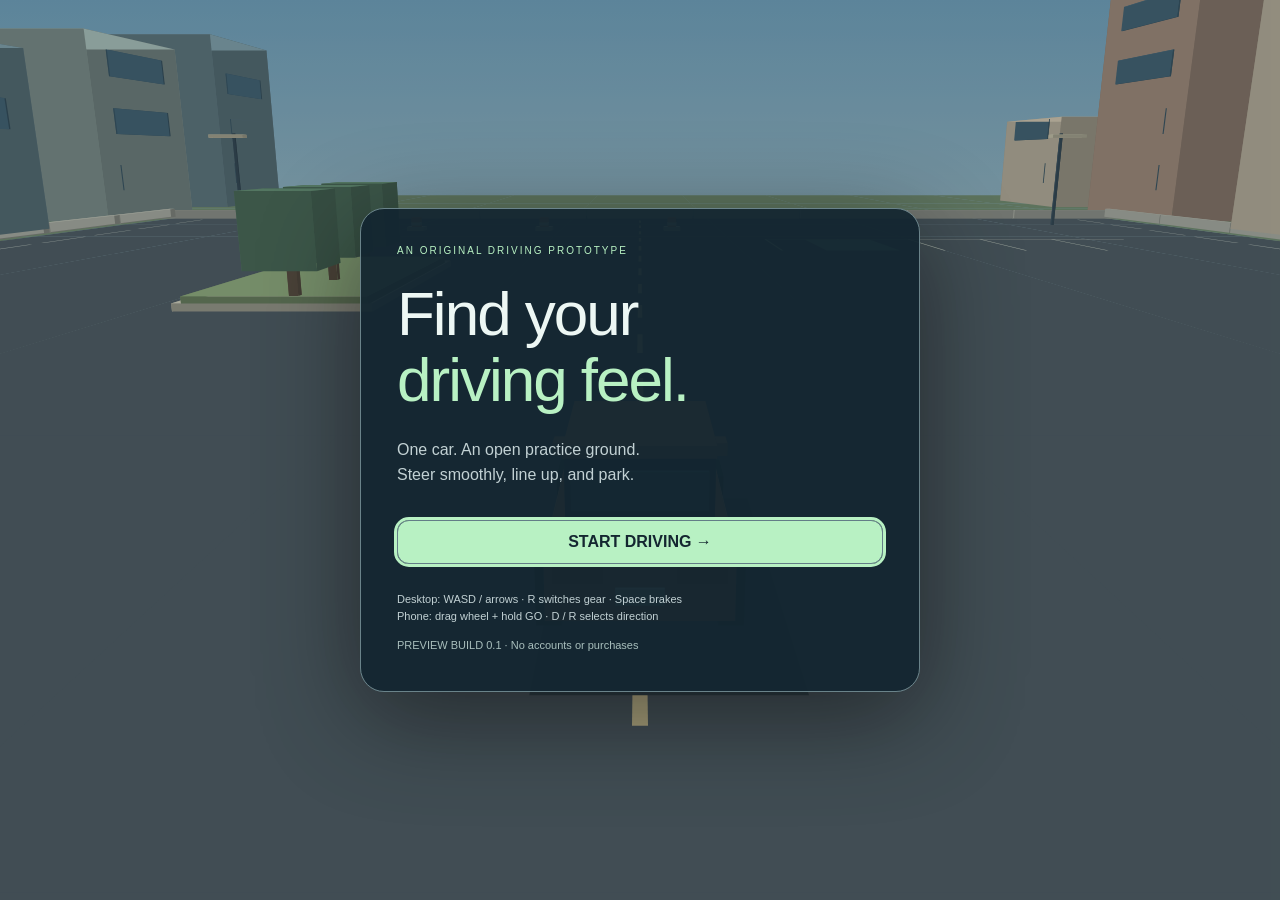
<file: index.html>
<!doctype html>
<html lang="en">
<head>
<meta charset="utf-8"><meta name="viewport" content="width=device-width,initial-scale=1,viewport-fit=cover">
<meta name="theme-color" content="#111d27"><title>City Drive — Steering Lab</title>
<link rel="stylesheet" href="css/style.css">
</head>
<body>
<canvas id="world" aria-label="3D driving practice ground"></canvas>
<div id="hud" hidden>
 <header><div class="brand"><span class="eyebrow">CITY DRIVE / 01</span><strong>Steering Lab</strong></div><div class="mission"><span class="eyebrow">PRACTICE OBJECTIVE</span><b id="objective">Park inside the mint bay</b></div><button id="pause">Pause II</button></header>
 <div class="speed"><b id="speed">0</b><span>KM/H</span><small id="gearText">DRIVE</small></div>
 <div class="telemetry"><span id="steerText">WHEELS 0°</span><span id="hits">0 contacts</span><span id="status">Free practice · no timer</span></div>
 <div class="controls"><div class="wheel-wrap"><div id="wheel" role="slider" tabindex="0" aria-label="Steering wheel" aria-valuemin="-135" aria-valuemax="135" aria-valuenow="0"><svg viewBox="0 0 200 200" aria-hidden="true"><circle cx="100" cy="100" r="85" fill="#122431ed" stroke="#5e727d" stroke-width="18"/><circle cx="100" cy="100" r="74" fill="none" stroke="#243d4a" stroke-width="3"/><path d="M26 84 L85 99 L94 180 L110 180 L117 99 L174 84" fill="none" stroke="#90a3aa" stroke-width="14"/><circle cx="100" cy="100" r="26" fill="#233b48" stroke="#b9cfce" stroke-width="2"/><path d="M92 15 H108" stroke="#b8f1c3" stroke-width="7"/><text x="100" y="106" text-anchor="middle" font-size="15" fill="#dff9e9">CD</text></svg></div><small>STEER · DRAG TO TURN</small></div>
 <div class="drive-controls"><div class="gears"><button data-gear="1" class="selected">D</button><button data-gear="-1">R</button><button id="camera">View</button></div><div class="pedals"><button data-pedal="brake" class="brake">BRAKE<span>▰</span></button><button data-pedal="gas" class="gas">GO<span>▥</span></button></div></div></div>
</div>
<dialog id="menu"><div class="eyebrow">AN ORIGINAL DRIVING PROTOTYPE</div><h1>Find your<br><em>driving feel.</em></h1><p>One car. An open practice ground.<br>Steer smoothly, line up, and park.</p><button id="start" class="primary">START DRIVING →</button><p class="hint">Desktop: WASD / arrows · R switches gear · Space brakes<br>Phone: drag wheel + hold GO · D / R selects direction</p><small>PREVIEW BUILD 0.1 · No accounts or purchases</small></dialog>
<dialog id="panel"><h2>Make it feel right.</h2><label>Steering response <input id="response" aria-label="Steering response" type="range" min="2" max="10" step="1" value="6"></label><label>Return to centre <input id="return" aria-label="Return to centre" type="range" min="1" max="8" step="1" value="4"></label><label>Engine sound <input id="sound" type="checkbox" checked></label><p>Stop before switching D / R. Hold your car fully inside the mint bay for two seconds to park. Driving backwards reverses the turning direction.</p><button id="resume" class="primary">RESUME</button><button id="reset">Reset car & challenge</button><small>Change these sliders, then tell us how the steering feels.</small></dialog>
<div id="toast" role="status"></div><div id="error" hidden>Unable to start the game. Please reload in a current browser.</div>
<script defer src="js/physics.js"></script><script defer src="js/renderer.js"></script><script defer src="js/scene.js"></script><script defer src="js/input.js"></script><script defer src="js/audio.js"></script><script defer src="js/game.js"></script>
</body></html>
</file>
<file: css/style.css>
:root {
  color-scheme:dark;
  --mint:#b8f1c3;
  --glass:#142630e6
}
* {
  box-sizing:border-box
}
html,body {
  margin:0;
  height:100%;
  overflow:hidden;
  overscroll-behavior:none;
  background:#b7d1db;
  color:#edf7f4;
  font-family:Arial,sans-serif
}
button,input {
  font:inherit
}
button {
  cursor:pointer;
  min-height:44px;
  border:1px solid #637d87;
  background:#223946;
  color:#edf7f4;
  border-radius:12px;
  padding:12px 18px
}
button:focus-visible,#wheel:focus-visible {
  outline:3px solid var(--mint)
}
button:active,.active {
  background:#b8f1c3!important;
  color:#142630!important
}
.primary {
  background:var(--mint);
  color:#142630;
  font-weight:bold
}
.eyebrow {
  font-size:10px;
  letter-spacing:2px;
  color:#b8f1c3;
  display:block;
  margin-bottom:8px
}
#world {
  width:100%;
  height:100%;
  display:block;
  touch-action:none
}
#hud {
  position:fixed;
  inset:0;
  pointer-events:none
}
#hud button,#wheel {
  pointer-events:auto
}
header {
  display:flex;
  align-items:start;
  justify-content:space-between;
  gap:12px;
  padding:max(20px,env(safe-area-inset-top)) 24px 0
}
header>div {
  background:var(--glass);
  padding:16px 20px;
  border:1px solid #72888b77;
  border-radius:16px
}
.brand strong {
  font-size:22px;
  font-weight:500
}
.mission b {
  font-size:14px
}
.speed {
  position:absolute;
  right:30px;
  top:130px;
  background:var(--glass);
  border-radius:18px;
  padding:18px;
  text-align:center;
  min-width:106px
}
.speed b {
  font-size:48px;
  font-weight:400;
  display:block;
  line-height:1
}
.speed span {
  font-size:9px;
  letter-spacing:2px
}
.speed small {
  display:block;
  color:var(--mint);
  margin-top:10px
}
.telemetry {
  position:absolute;
  top:132px;
  left:24px;
  display:flex;
  flex-direction:column;
  gap:8px;
  font-size:11px;
  color:#f1faf5;
  text-shadow:0 1px 3px #000
}
.telemetry span {
  background:#142630ae;
  padding:7px 12px;
  border-radius:6px;
  width:fit-content
}
.controls {
  position:absolute;
  bottom:max(20px,env(safe-area-inset-bottom));
  left:24px;
  right:24px;
  display:flex;
  justify-content:space-between;
  align-items:end
}
.wheel-wrap {
  text-align:center
}
.wheel-wrap small {
  font-size:9px;
  letter-spacing:1.5px;
  display:block;
  text-shadow:0 1px 3px #000;
  margin-top:8px
}
#wheel {
  width:clamp(126px,24vw,210px);
  height:clamp(126px,24vw,210px);
  touch-action:none;
  user-select:none;
  -webkit-user-select:none;
  border-radius:50%;
  filter:drop-shadow(0 10px 14px #0006)
}
#wheel svg {
  width:100%;
  height:100%;
  display:block
}
.gears {
  display:flex;
  gap:7px;
  margin-bottom:10px
}
.gears button {
  min-width:44px;
  padding:10px
}
.gears .selected {
  background:var(--mint);
  color:#142630
}
.pedals {
  display:flex;
  gap:12px;
  align-items:end
}
.pedals button {
  width:74px;
  height:110px;
  touch-action:none;
  user-select:none;
  -webkit-user-select:none;
  background:#132932e8;
  border:2px solid #80969d;
  font-size:10px;
  letter-spacing:1px
}
.pedals span {
  display:block;
  font-size:38px;
  margin-top:18px
}
.pedals .gas {
  height:135px;
  border-color:var(--mint)
}
dialog {
  width:min(560px,94vw);
  max-height:90dvh;
  overflow:auto;
  border:1px solid #6a838a;
  border-radius:24px;
  padding:36px;
  background:#142630f2;
  color:#edf7f4;
  box-shadow:0 24px 100px #0007
}
dialog::backdrop {
  background:#0a18234d
}
h1 {
  font-size:clamp(38px,6vw,62px);
  font-weight:500;
  line-height:1.05;
  letter-spacing:-2px;
  margin:25px 0
}
h1 em {
  color:var(--mint);
  font-style:normal
}
dialog p {
  color:#c2d1d4;
  line-height:1.6
}
dialog .primary {
  width:100%;
  margin:16px 0
}
.hint,dialog small {
  font-size:11px;
  line-height:1.6
}
dialog small {
  display:block;
  color:#a9bfbd
}
dialog label {
  display:flex;
  justify-content:space-between;
  align-items:center;
  gap:15px;
  padding:16px 0;
  border-bottom:1px solid #fff2
}
input[type=range] {
  width:140px;
  accent-color:var(--mint)
}
#reset {
  width:100%;
  margin-bottom:16px
}
#toast {
  position:fixed;
  left:50%;
  top:35%;
  transform:translateX(-50%);
  max-width:85vw;
  padding:16px 24px;
  background:#142630ee;
  border:1px solid var(--mint);
  border-radius:12px;
  text-align:center;
  pointer-events:none;
  opacity:0;
  transition:opacity .15s
}
#toast.show {
  opacity:1
}
#error {
  position:fixed;
  inset:20%;
  padding:40px;
  background:#142630;
  color:#fff
}
[hidden] {
  display:none!important
}
@media(max-width:600px) {
  header {
  padding:12px;
  gap:7px
}
header>div {
  padding:10px
}
.brand strong {
  font-size:16px
}
.eyebrow {
  font-size:8px;
  letter-spacing:1px
}
.mission {
  position:absolute;
  top:83px;
  left:12px
}
.mission b {
  font-size:11px
}
header button {
  font-size:11px;
  padding:10px
}
.speed {
  top:150px;
  right:12px;
  min-width:75px;
  padding:12px
}
.speed b {
  font-size:34px
}
.telemetry {
  left:12px;
  top:153px;
  font-size:9px
}
.controls {
  left:12px;
  right:12px
}
.pedals button {
  width:60px
}
.gears button {
  padding:8px
}
.wheel-wrap small {
  font-size:8px
}
dialog {
  padding:24px
}

}
@media(max-height:500px) {
  header {
  padding:10px 16px
}
header>div {
  padding:9px 14px
}
.brand strong {
  font-size:16px
}
.mission {
  position:static
}
.speed {
  top:85px;
  right:16px;
  padding:8px
}
.speed b {
  font-size:30px
}
.telemetry {
  top:85px;
  left:16px;
  font-size:9px
}
.controls {
  bottom:12px
}
#wheel {
  width:140px;
  height:140px
}
.pedals button {
  height:75px
}
.pedals .gas {
  height:95px
}
.pedals span {
  font-size:24px;
  margin-top:8px
}
.gears {
  margin-bottom:5px
}
h1 {
  font-size:38px;
  margin:12px 0
}
dialog {
  padding:22px
}
dialog p {
  margin:8px 0
}

}
</file>
